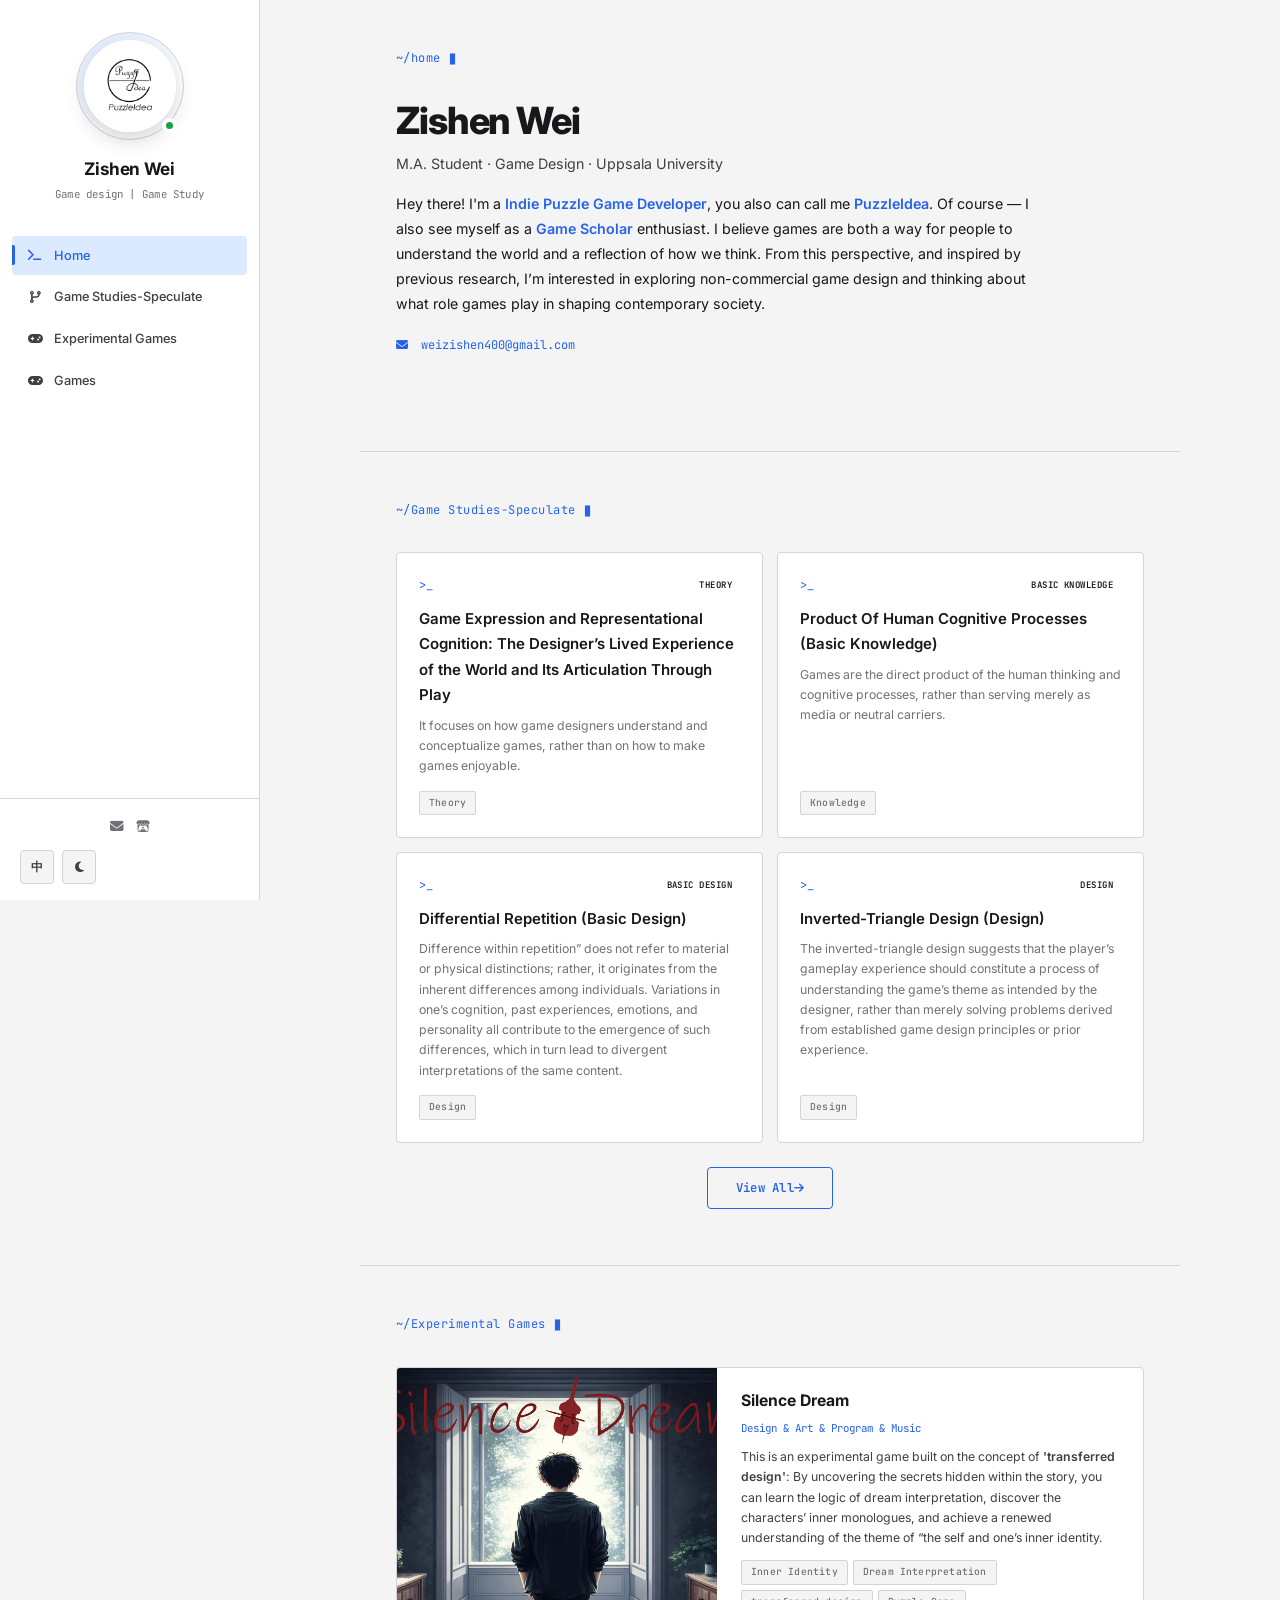
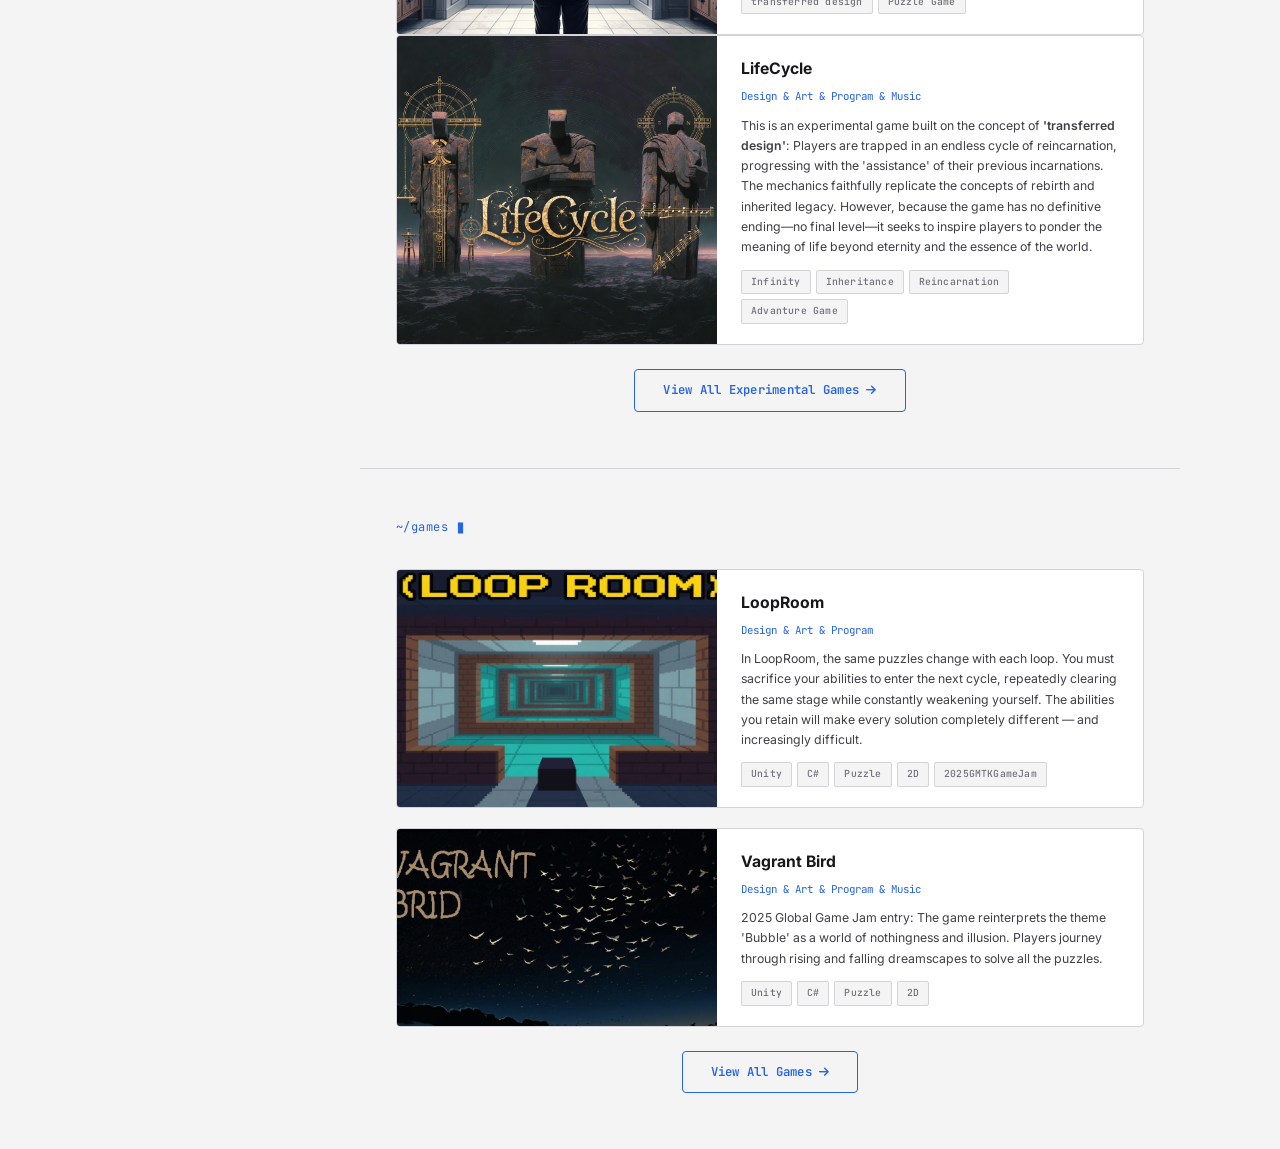
<file: index.html>
<!DOCTYPE html>
<html lang="en" data-theme="light">
<head>
  <meta charset="UTF-8">
  <meta name="viewport" content="width=device-width, initial-scale=1.0">
  <title> Zishen Wei | 魏子珅 </title>
  <meta name="description" content="Zishen Wei — Game design | Game Study . Real-time rendering, neural textures, LLM/VLM reasoning.">
  <meta name="author" content="Zishen Wei">
  <link rel="icon" href="/img/logo-v.png">
  <link rel="preconnect" href="https://fonts.googleapis.com">
  <link rel="preconnect" href="https://fonts.gstatic.com" crossorigin>
  <link href="https://fonts.googleapis.com/css2?family=JetBrains+Mono:wght@400;500;600;700&family=Inter:wght@400;500;600;700;800&family=Noto+Sans+SC:wght@400;500;600;700&display=swap" rel="stylesheet">
  <link rel="stylesheet" href="https://cdn.jsdelivr.net/npm/@fortawesome/fontawesome-free@6.5.1/css/all.min.css">
  <link rel="stylesheet" href="css/index.css">
</head>
<body>
<!-- ====== Sidebar ====== -->
<aside class="sidebar" id="sidebar">
    <div class="sidebar-top">
        <div class="avatar-wrap">
          <img src="/img/logo-v.png" alt="Zishen Wei" class="avatar">
            <span class="status-dot"></span>
        </div>
        <h1 class="sidebar-name">
            <span class="en">Zishen Wei</span>
            <span class="zh">魏子珅</span>
        </h1>
        <p class="sidebar-tag mono">
            <span class="en">Game design | Game Study</span>
            <span class="zh">游戏设计 | 游戏研究</span>
        </p>
    </div>
  
  <nav class="sidebar-nav" id="sidebarNav">
        <a href="#home" class="nav-item active" data-sec="home">
            <i class="fas fa-terminal"></i>
            <span class="en">Home</span><span class="zh">主页</span>
        </a>
        <a href="#projects" class="nav-item" data-sec="projects">
            <i class="fas fa-code-branch"></i>
            <span class="en">Game Studies-Speculate</span><span class="zh">游戏研究猜想</span>
        </a>
        <a href="#experimentalgames" class="nav-item" data-sec="experimentalgames">
            <i class="fas fa-gamepad"></i>
            <span class="en">Experimental Games</span><span class="zh">实验性游戏</span>
        </a>
         <a href="#games" class="nav-item" data-sec="games">
            <i class="fas fa-gamepad"></i>
            <span class="en">Games</span><span class="zh">游戏</span>
        </a>
    </nav>
    <div class="sidebar-bottom">
        <div class="sidebar-icons">
            <a href="mailto:weizishen400@gmail.com" title="Email"><i class="fas fa-envelope"></i></a>
            <a href="https://itch.io/profile/puzzleidea" target="_blank" title="Itch.io"><i class="fab fa-itch-io"></i></a>
        </div>
        <div class="sub-controls">
            <button class="ctrl-btn lang-toggle" title="Switch Language">
                <span class="en">中</span><span class="zh">EN</span>
            </button>
            <button class="ctrl-btn theme-toggle" title="Toggle Theme">
                <i class="fas fa-moon"></i>
            </button>
        </div>
    </div>
</aside>

<!-- Mobile top bar -->
<header class="topbar" id="topbar">
    <button class="topbar-menu" id="menuToggle"><i class="fas fa-bars"></i></button>
    <span class="topbar-name mono">Zishen Wei</span>
    <div class="topbar-right">
        <button class="ctrl-btn lang-toggle" title="Lang">
            <span class="en">中</span><span class="zh">EN</span>
        </button>
        <button class="ctrl-btn theme-toggle" title="Theme">
            <i class="fas fa-moon"></i>
        </button>
    </div>
</header>
  
<!-- ====== Main Content ====== -->
<main class="main" id="main">
    <!-- HOME -->
    <section id="home" class="sec">
        <div class="sec-header">
            <span class="sec-label mono">
                <span class="en">~/home</span>
                <span class="zh">~/主页</span>
            </span>
        </div>
        <div class="intro reveal">
            <h2 class="glitch-text" data-text="Zishen Wei">
                <span class="en">Zishen Wei</span>
                <span class="zh">魏子珅</span>
            </h2>
            <p class="intro-sub">
                <span class="en">M.A. Student · Game Design · Uppsala University</span>
                <span class="zh">硕士研究生 · 游戏设计 · 乌普萨拉大学</span>
            </p>
            <p class="intro-bio">
                <span class="en">Hey there! I'm a <strong>Indie Puzzle Game Developer</strong>, you also can call me <strong>PuzzleIdea</strong>. Of course — I also see myself as a <strong>Game Scholar</strong> enthusiast. I believe games are both a way for people to understand the world and a reflection of how we think. From this perspective, and inspired by previous research, I’m interested in exploring non-commercial game design and thinking about what role games play in shaping contemporary society.</span>
                <span class="zh">你好呀！我是一名<strong>解谜游戏开发者</strong>，你也可以叫我<strong>PuzzleIdea</strong>。当然我还有另一个身份-游戏研究的爱好者。我将游戏认为是人类认知世界的手段和思想活动的产物，并以此为基础，结合前人的研究成果，研究非商业的电子游戏设计，以及电子游戏对于当今人类社会发展起到何种作用</span>
            </p>
            <div class="intro-contact mono">
                <a href="mailto:weizishen400@gmail.com"> 
                  <i class="fas fa-envelope"></i> weizishen400@gmail.com
                </a>
            </div>
        </div>
    </section>

  <!-- PROJECTS — loaded from /data/projects.json -->
    <section id="projects" class="sec">
        <div class="sec-header">
            <span class="sec-label mono">
                <span class="en">~/Game Studies-Speculate</span>
                <span class="zh">~/游戏研究猜想</span>
            </span>
        </div>
        <div class="proj-grid" id="proj-featured"></div>
        <div class="view-all-wrap">
            <a href="/projects.html" class="view-all-btn mono">
                <span class="en">View All<i class="fas fa-arrow-right"></i></span>
                <span class="zh">查看全部内容 <i class="fas fa-arrow-right"></i></span>
            </a>
        </div>
    </section>
  
  <!-- EXPERIMENTAL GAMES — loaded from /data/experimentalgames.json -->
    <section id="experimentalgames" class="sec">
        <div class="sec-header">
            <span class="sec-label mono">
                <span class="en">~/Experimental Games</span>
                <span class="zh">~/实验性游戏</span>
            </span>
        </div>
        <div class="experimentalgame-list" id="experimentalgame-featured"></div>
        <div class="view-all-wrap">
            <a href="/experimentalgames.html" class="view-all-btn mono">
                <span class="en">View All Experimental Games <i class="fas fa-arrow-right"></i></span>
                <span class="zh">查看全部实验性游戏 <i class="fas fa-arrow-right"></i></span>
            </a>
        </div>
    </section>

    <!-- GAMES — loaded from /data/games.json -->
    <section id="games" class="sec">
        <div class="sec-header">
            <span class="sec-label mono">
                <span class="en">~/games</span>
                <span class="zh">~/游戏</span>
            </span>
        </div>
        <div class="game-list" id="game-featured"></div>
        <div class="view-all-wrap">
            <a href="/games.html" class="view-all-btn mono">
                <span class="en">View All Games <i class="fas fa-arrow-right"></i></span>
                <span class="zh">查看全部游戏 <i class="fas fa-arrow-right"></i></span>
            </a>
        </div>
    </section>
</main>
<script src="/js/main.js"></script>
</body>
</html>
</file>
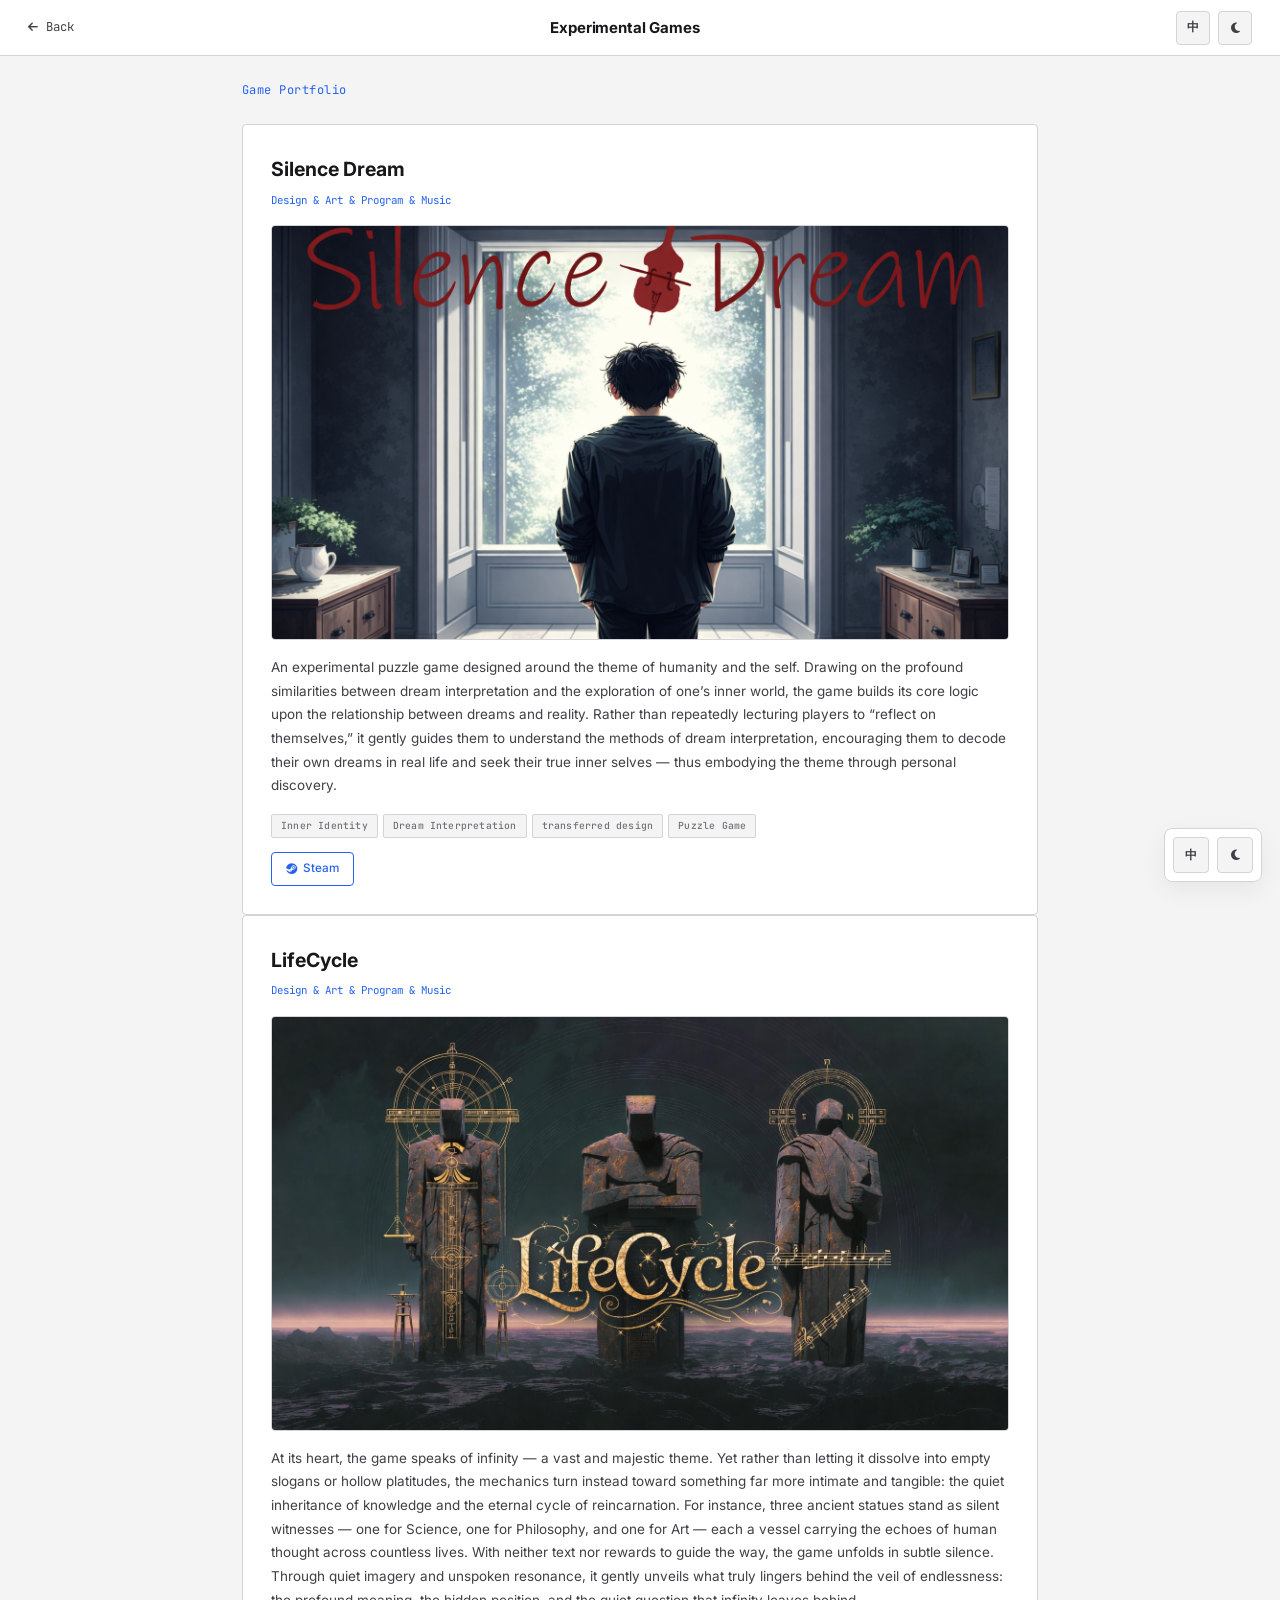
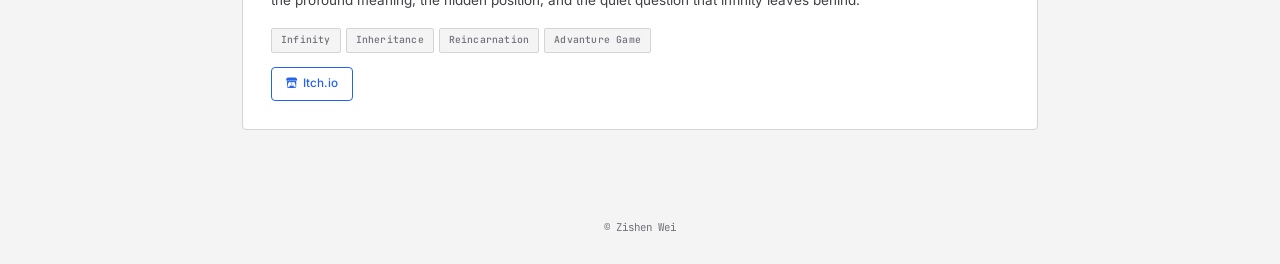
<file: experimentalgames.html>
<!DOCTYPE html>
<html lang="en" data-theme="light">
<head>
    <meta charset="UTF-8">
    <meta name="viewport" content="width=device-width, initial-scale=1.0">
    <title>Experimental Games | Zishen Wei</title>
    <link rel="shortcut icon" href="/img/logo-v.png">
    <link rel="preconnect" href="https://fonts.googleapis.com">
    <link rel="preconnect" href="https://fonts.gstatic.com" crossorigin>
    <link href="https://fonts.googleapis.com/css2?family=JetBrains+Mono:wght@400;500;600;700&family=Inter:wght@400;500;600;700;800&family=Noto+Sans+SC:wght@400;500;600;700&display=swap" rel="stylesheet">
    <link rel="stylesheet" href="https://cdn.jsdelivr.net/npm/@fortawesome/fontawesome-free@6.5.1/css/all.min.css">
    <link rel="stylesheet" href="/css/index.css">
</head>
<body class="subpage">

<header class="sub-header">
    <a href="/" class="sub-back mono">
        <i class="fas fa-arrow-left"></i>
        <span class="en">Back</span><span class="zh">返回</span>
    </a>
    <h1 class="sub-title-text">
        <span class="en">Experimental Games</span>
        <span class="zh">实验性游戏作品</span>
    </h1>
    <div class="sub-controls">
        <button class="ctrl-btn lang-toggle" title="Switch Language">
            <span class="en">中</span><span class="zh">EN</span>
        </button>
        <button class="ctrl-btn theme-toggle" title="Toggle Theme">
            <i class="fas fa-moon"></i>
        </button>
    </div>
</header>

<main class="sub-main">
    <span class="sub-section-label mono">
        <span class="en">Game Portfolio</span>
        <span class="zh">游戏作品集</span>
    </span>
    <div class="experimentalgame-list" id="experimentalgame-all"></div>
</main>

<footer class="footer" style="max-width:860px;margin:0 auto;">
    <p class="mono">&copy; Zishen Wei</p>
</footer>

<div class="floating-controls" aria-label="Display controls">
    <button class="ctrl-btn lang-toggle" title="Switch Language">
        <span class="en">中</span><span class="zh">EN</span>
    </button>
    <button class="ctrl-btn theme-toggle" title="Toggle Theme">
        <i class="fas fa-moon"></i>
    </button>
</div>

<script src="/js/main.js"></script>
</body>
</html>
</file>
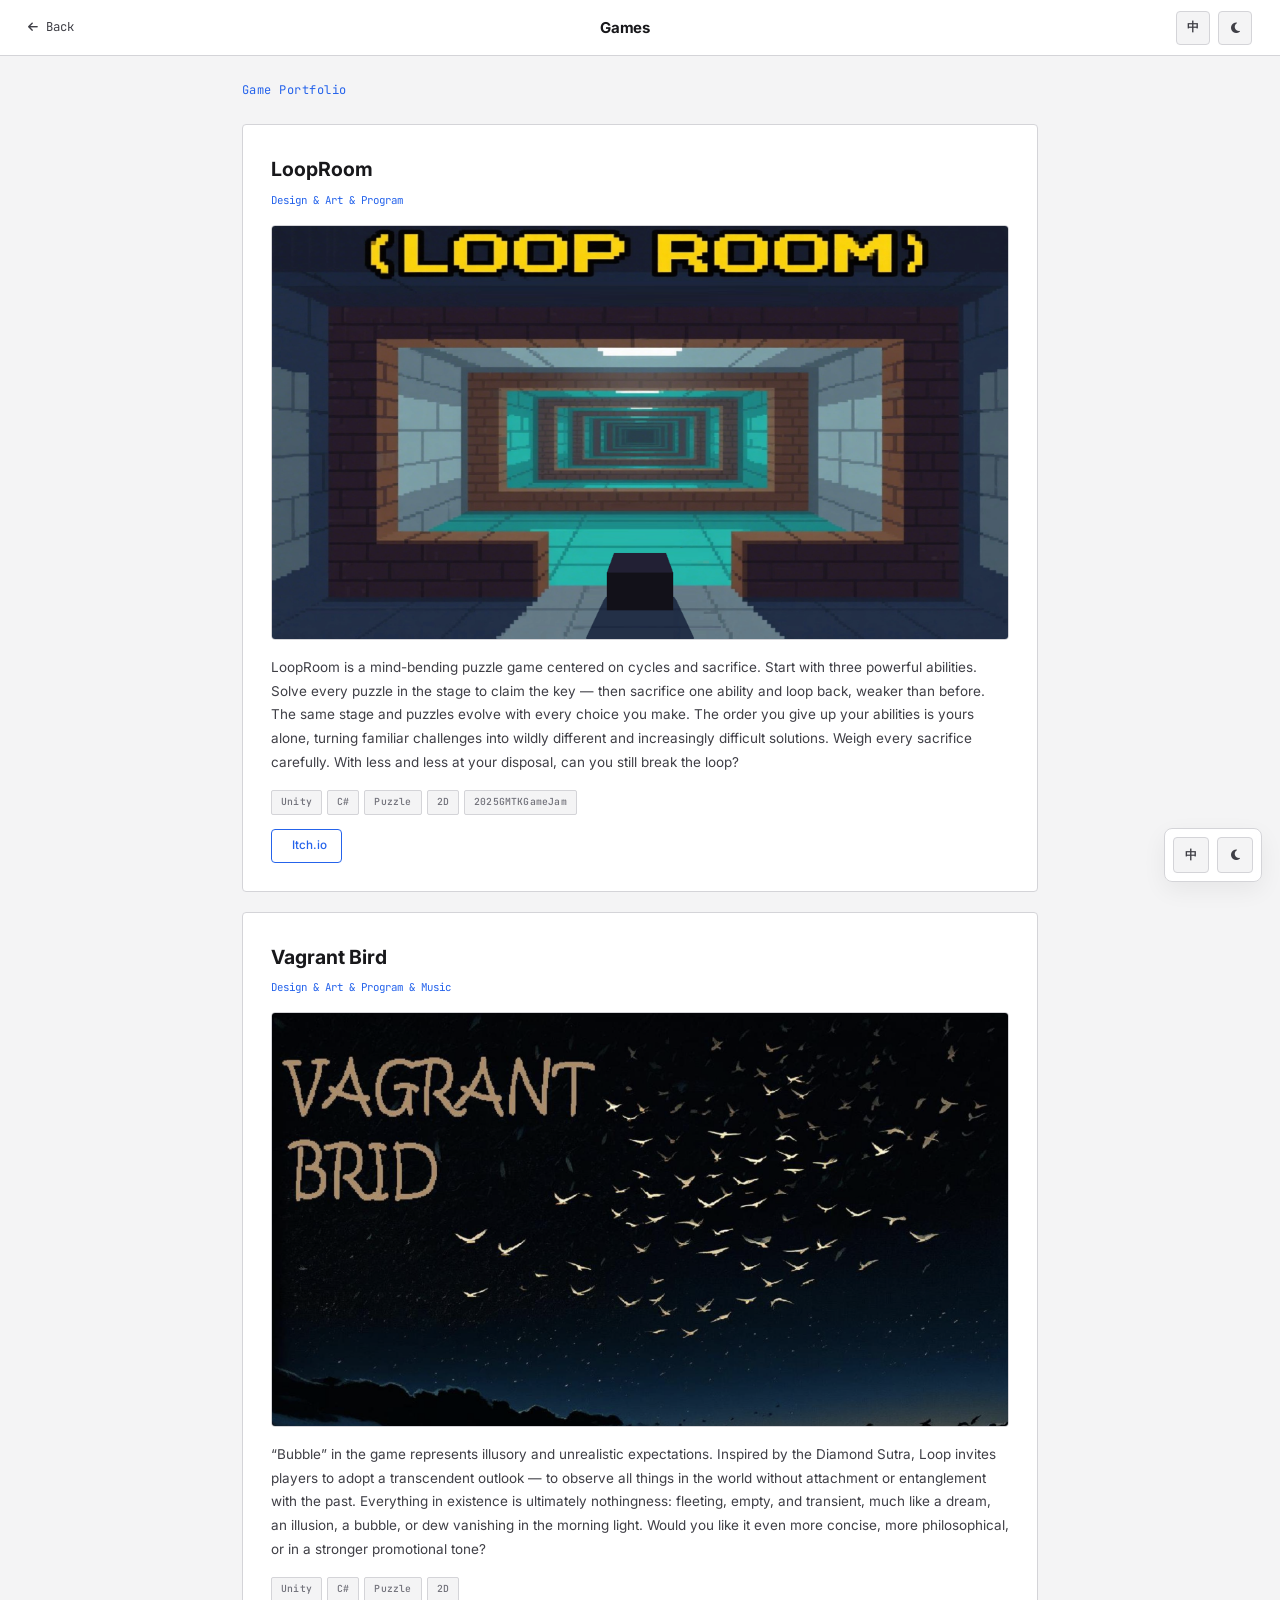
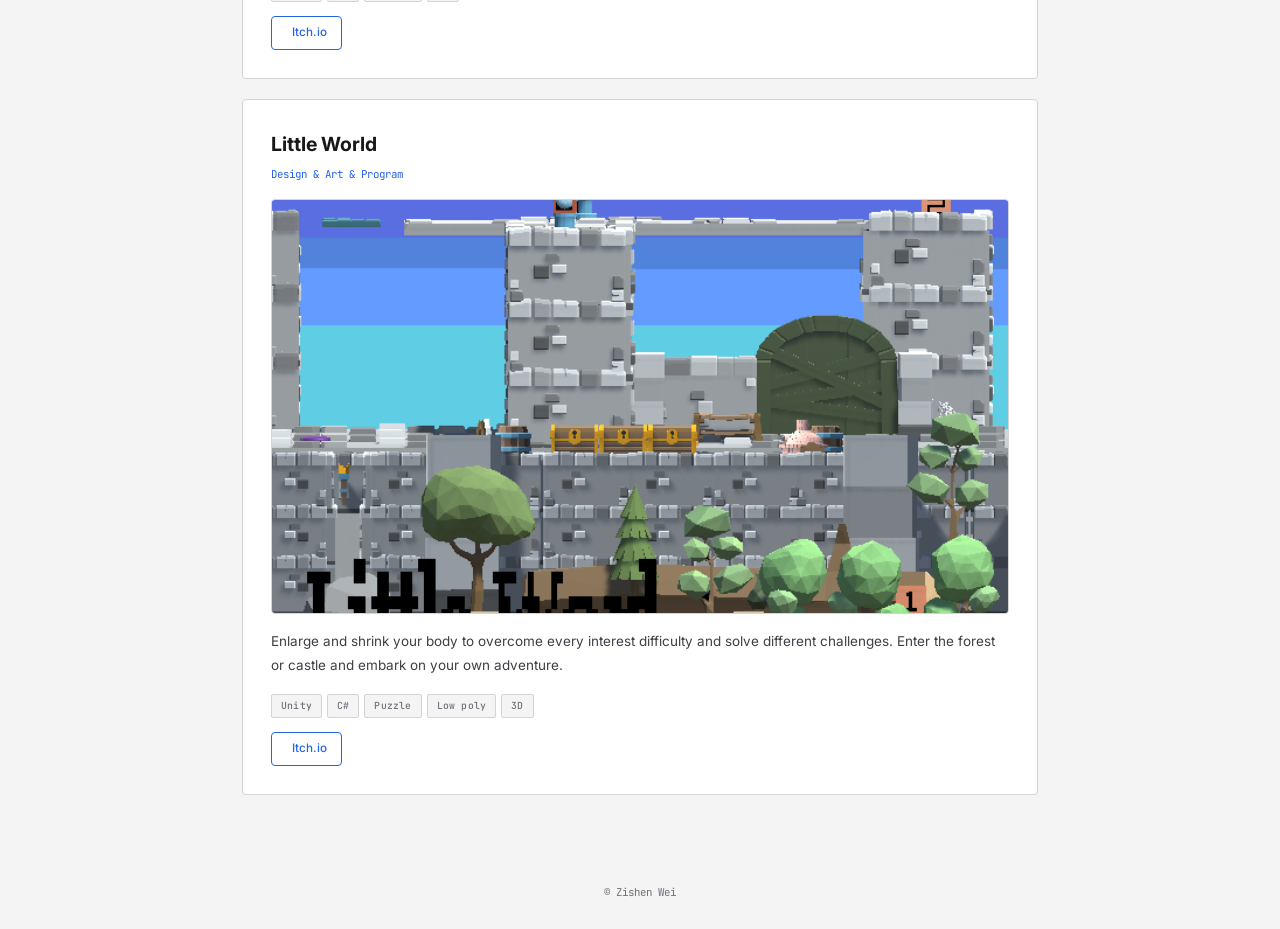
<file: games.html>
<!DOCTYPE html>
<html lang="en" data-theme="light">
<head>
    <meta charset="UTF-8">
    <meta name="viewport" content="width=device-width, initial-scale=1.0">
    <title>Games | Zishen Wei</title>
    <link rel="shortcut icon" href="/img/logo-v.png">
    <link rel="preconnect" href="https://fonts.googleapis.com">
    <link rel="preconnect" href="https://fonts.gstatic.com" crossorigin>
    <link href="https://fonts.googleapis.com/css2?family=JetBrains+Mono:wght@400;500;600;700&family=Inter:wght@400;500;600;700;800&family=Noto+Sans+SC:wght@400;500;600;700&display=swap" rel="stylesheet">
    <link rel="stylesheet" href="https://cdn.jsdelivr.net/npm/@fortawesome/fontawesome-free@6.5.1/css/all.min.css">
    <link rel="stylesheet" href="/css/index.css">
</head>
<body class="subpage">

<header class="sub-header">
    <a href="/" class="sub-back mono">
        <i class="fas fa-arrow-left"></i>
        <span class="en">Back</span><span class="zh">返回</span>
    </a>
    <h1 class="sub-title-text">
        <span class="en">Games</span>
        <span class="zh">游戏作品</span>
    </h1>
    <div class="sub-controls">
        <button class="ctrl-btn lang-toggle" title="Switch Language">
            <span class="en">中</span><span class="zh">EN</span>
        </button>
        <button class="ctrl-btn theme-toggle" title="Toggle Theme">
            <i class="fas fa-moon"></i>
        </button>
    </div>
</header>

<main class="sub-main">
    <span class="sub-section-label mono">
        <span class="en">Game Portfolio</span>
        <span class="zh">游戏作品集</span>
    </span>
    <div class="game-list" id="game-all"></div>
</main>

<footer class="footer" style="max-width:860px;margin:0 auto;">
    <p class="mono">&copy; Zishen Wei</p>
</footer>

<div class="floating-controls" aria-label="Display controls">
    <button class="ctrl-btn lang-toggle" title="Switch Language">
        <span class="en">中</span><span class="zh">EN</span>
    </button>
    <button class="ctrl-btn theme-toggle" title="Toggle Theme">
        <i class="fas fa-moon"></i>
    </button>
</div>

<script src="/js/main.js"></script>
</body>
</html>
</file>
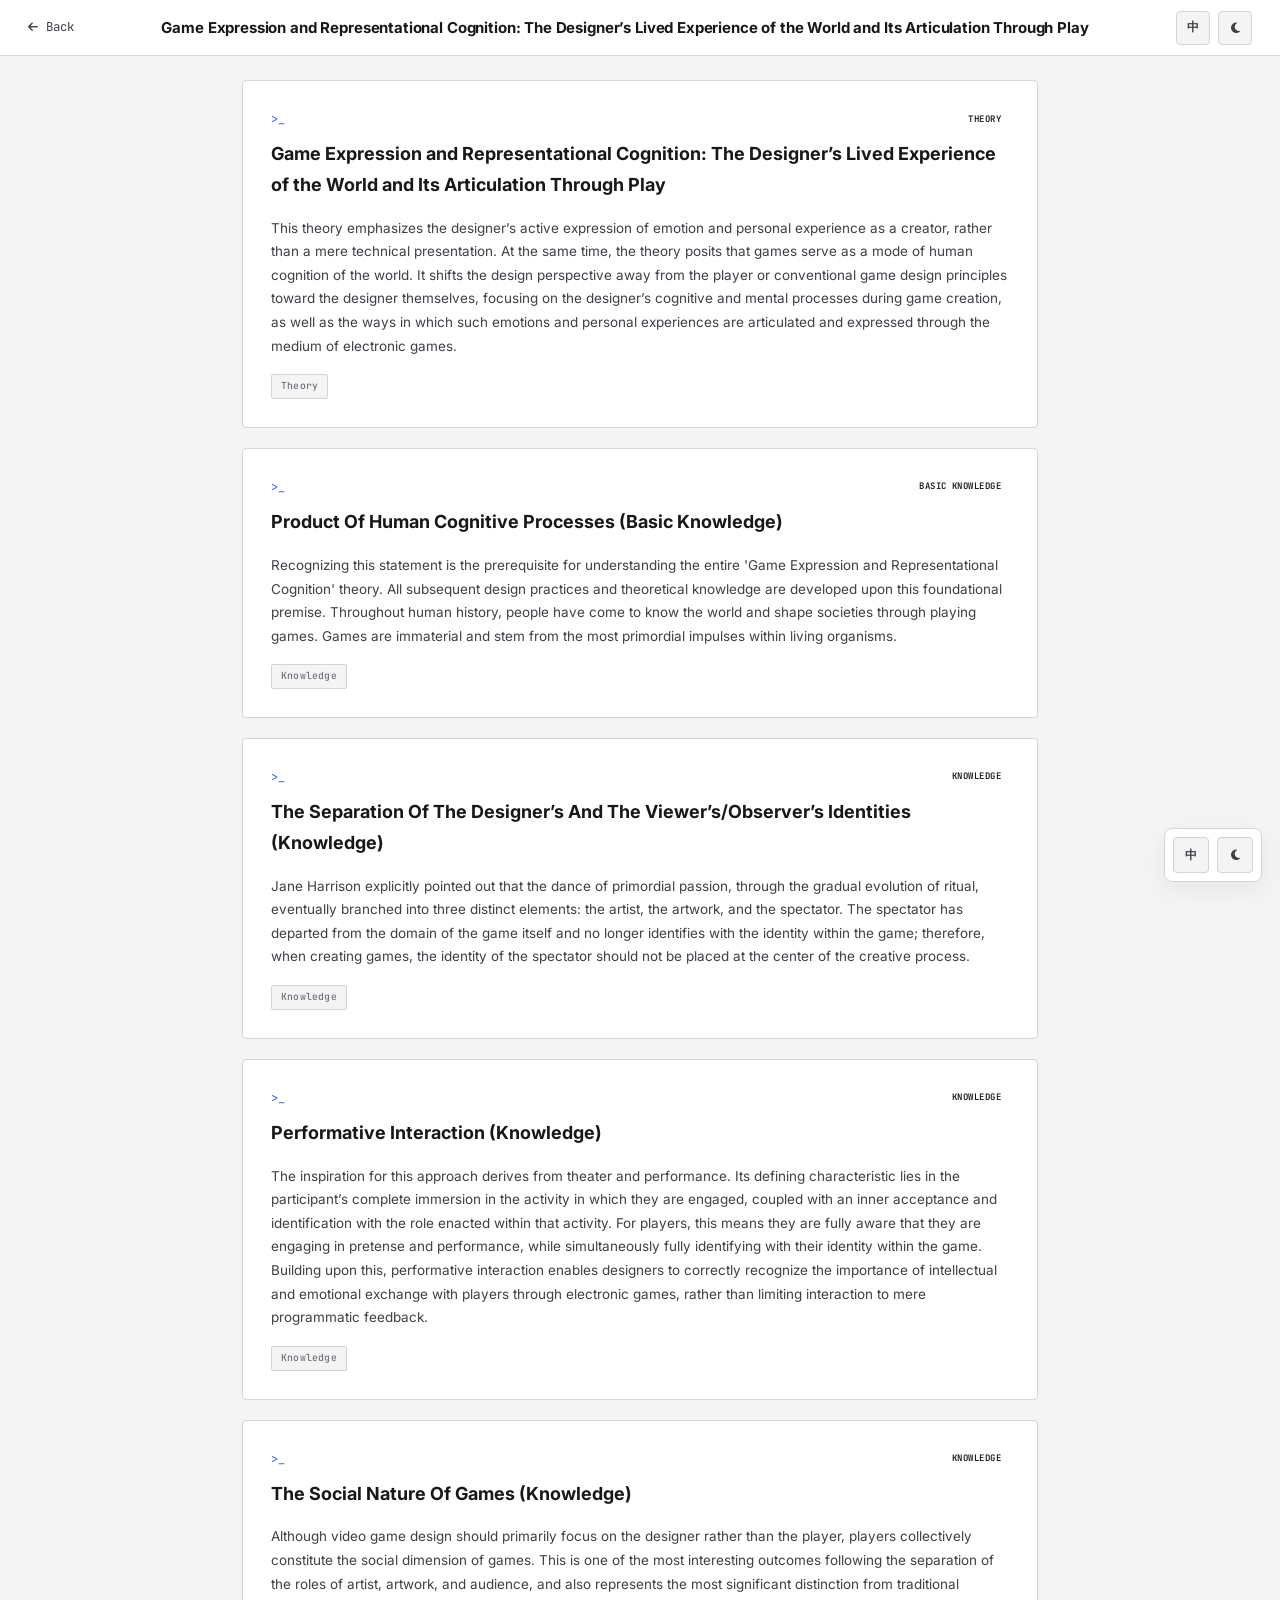
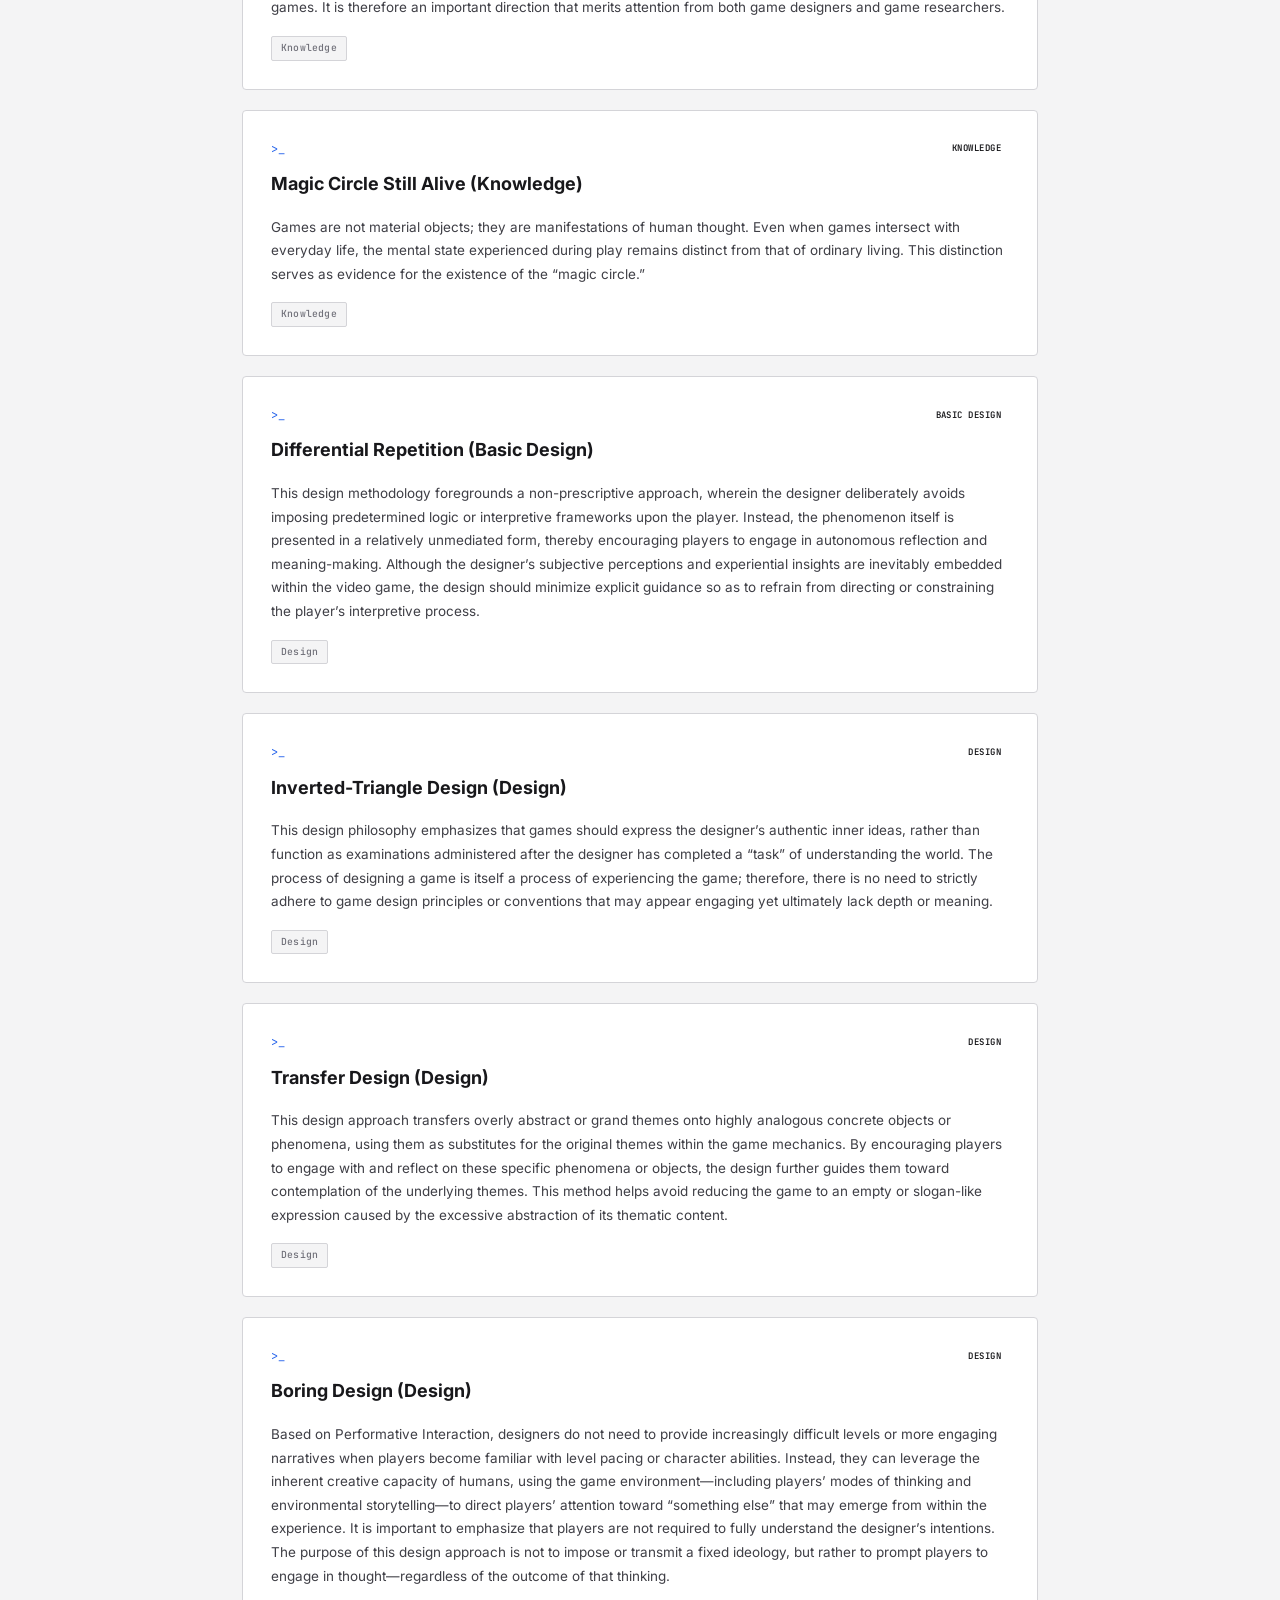
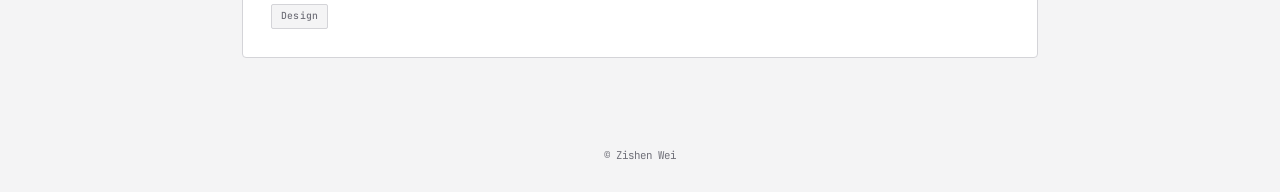
<file: projects.html>
<!DOCTYPE html>
<html lang="en" data-theme="light">
<head>
    <meta charset="UTF-8">
    <meta name="viewport" content="width=device-width, initial-scale=1.0">
    <title>All Sepaculate | Zishen Wei</title>
    <link rel="shortcut icon" href="/img/logo-v.png">
    <link rel="preconnect" href="https://fonts.googleapis.com">
    <link rel="preconnect" href="https://fonts.gstatic.com" crossorigin>
    <link href="https://fonts.googleapis.com/css2?family=JetBrains+Mono:wght@400;500;600;700&family=Inter:wght@400;500;600;700;800&family=Noto+Sans+SC:wght@400;500;600;700&display=swap" rel="stylesheet">
    <link rel="stylesheet" href="https://cdn.jsdelivr.net/npm/@fortawesome/fontawesome-free@6.5.1/css/all.min.css">
    <link rel="stylesheet" href="/css/index.css">
</head>
<body class="subpage">

<header class="sub-header">
    <a href="/" class="sub-back mono">
        <i class="fas fa-arrow-left"></i>
        <span class="en">Back</span><span class="zh">返回</span>
    </a>
    <h1 class="sub-title-text">
        <span class="en">Game Expression and Representational Cognition: The Designer’s Lived Experience of the World and Its Articulation Through Play</span>
        <span class="zh">游戏表达与表征认知：设计师对世界的生活体验及其通过游戏的表达</span>
    </h1>
    <div class="sub-controls">
        <button class="ctrl-btn lang-toggle" title="Switch Language">
            <span class="en">中</span><span class="zh">EN</span>
        </button>
        <button class="ctrl-btn theme-toggle" title="Toggle Theme">
            <i class="fas fa-moon"></i>
        </button>
    </div>
</header>

<main class="sub-main">
    <div class="proj-detail-list" id="proj-all"></div>
</main>

<footer class="footer" style="max-width:860px;margin:0 auto;">
    <p class="mono">&copy; Zishen Wei</p>
</footer>

<div class="floating-controls" aria-label="Display controls">
    <button class="ctrl-btn lang-toggle" title="Switch Language">
        <span class="en">中</span><span class="zh">EN</span>
    </button>
    <button class="ctrl-btn theme-toggle" title="Toggle Theme">
        <i class="fas fa-moon"></i>
    </button>
</div>

<script src="/js/main.js"></script>
</body>
</html>
</file>
<file: css/index.css>
/* ==============================================================
   Zishen Wei — Academic Homepage
   Light = Blue accent · Dark = Orange accent
   Geeky / Terminal aesthetic · Sidebar layout · Sharp corners
   Data-driven from /data/*.json
   ============================================================== */

/* ───── Variables ───── */
:root {
    --font: 'Inter', 'Noto Sans SC', -apple-system, 'PingFang SC', 'Microsoft YaHei', sans-serif;
    --mono: 'JetBrains Mono', 'Consolas', 'Courier New', monospace;
    --sidebar-w: 260px;
    --ease: cubic-bezier(.4,0,.2,1);
    --dur: .25s;
}

/* ── Light theme (blue) ── */
html[data-theme="light"] {
    --bg:       #f4f4f5;
    --bg2:      #ffffff;
    --bg3:      #e8e8ec;
    --fg:       #18181b;
    --fg2:      #3f3f46;
    --fg3:      #71717a;
    --border:   #d4d4d8;
    --accent:   #2563eb;
    --accent2:  #1d4ed8;
    --accent-bg:#dbeafe;
    --green:    #16a34a;
    --yellow:   #ca8a04;
    --red:      #dc2626;
    --purple:   #7c3aed;
    --shadow:   0 1px 3px rgba(0,0,0,.08);
    --shadow-lg:0 8px 24px rgba(0,0,0,.06);
    --code-bg:  #f0f0f3;
}

/* ── Dark theme (orange) ── */
html[data-theme="dark"] {
    --bg:       #0a0a0b;
    --bg2:      #141416;
    --bg3:      #1e1e22;
    --fg:       #e4e4e7;
    --fg2:      #a1a1aa;
    --fg3:      #71717a;
    --border:   #27272a;
    --accent:   #f97316;
    --accent2:  #fb923c;
    --accent-bg:rgba(249,115,22,.1);
    --green:    #4ade80;
    --yellow:   #facc15;
    --red:      #f87171;
    --purple:   #a78bfa;
    --shadow:   0 1px 3px rgba(0,0,0,.4);
    --shadow-lg:0 8px 24px rgba(0,0,0,.5);
    --code-bg:  #18181b;
}

/* ───── Reset & Base ───── */
*, *::before, *::after { margin:0; padding:0; box-sizing:border-box; }

html {
    font-size: 15px;
    scroll-behavior: smooth;
    scroll-padding-top: 24px;
}

body {
    font-family: var(--font);
    background: var(--bg);
    color: var(--fg);
    line-height: 1.7;
    -webkit-font-smoothing: antialiased;
    overflow-x: hidden;
    transition: background var(--dur) var(--ease), color var(--dur) var(--ease);
}

/* i18n */
html:not([lang="zh"]) .zh { display: none !important; }
html[lang="zh"] .en        { display: none !important; }

a { color: var(--accent); text-decoration: none; transition: color var(--dur); }
a:hover { color: var(--accent2); }
strong { font-weight: 600; }
code { font-family: var(--mono); font-size: .85em; background: var(--code-bg); padding: 2px 6px; border-radius: 2px; }
em { font-style: italic; color: var(--fg2); }
.mono { font-family: var(--mono); }
img { max-width:100%; display:block; }

::selection { background: var(--accent); color: #fff; }

/* ===============================================================
   SIDEBAR
   =============================================================== */
.sidebar {
    position: fixed;
    top: 0; left: 0;
    width: var(--sidebar-w);
    height: 100vh;
    background: var(--bg2);
    border-right: 1px solid var(--border);
    display: flex;
    flex-direction: column;
    z-index: 100;
    transition: transform .3s var(--ease), background var(--dur) var(--ease);
}

.sidebar-top {
    padding: 32px 20px 20px;
    text-align: center;
}

.avatar-wrap {
    position: relative;
    display: inline-flex;
    align-items: center;
    justify-content: center;
    width: 108px;
    height: 108px;
    margin-bottom: 14px;
    border-radius: 999px;
    background: linear-gradient(145deg, var(--accent-bg), transparent 68%);
    border: 1px solid var(--border);
    box-shadow: inset 0 0 0 1px rgba(255,255,255,.04);
    transition: border-color var(--dur), box-shadow var(--dur), transform var(--dur);
}
.avatar {
    width: 92px; height: 92px;
    border-radius: 999px;
    border: 2px solid var(--bg2);
    object-fit: cover;
    box-shadow: 0 8px 20px rgba(0,0,0,.16);
    transition: transform var(--dur), filter var(--dur);
}
.avatar-wrap:hover {
    border-color: var(--accent);
    box-shadow: 0 0 0 3px var(--accent-bg), inset 0 0 0 1px rgba(255,255,255,.04);
    transform: translateY(-1px);
}
.avatar-wrap:hover .avatar {
    transform: scale(1.02);
    filter: saturate(1.05);
}
.status-dot {
    position: absolute;
    bottom: 8px; right: 8px;
    width: 11px; height: 11px;
    border-radius: 50%;
    background: var(--green);
    border: 2px solid var(--bg2);
    box-shadow: 0 0 0 2px var(--bg2);
}

.sidebar-name {
    font-size: 1.15rem;
    font-weight: 700;
    letter-spacing: -.02em;
    margin-bottom: 2px;
}
.sidebar-tag {
    font-size: .72rem;
    color: var(--fg3);
    letter-spacing: .02em;
}

/* Nav */
.sidebar-nav {
    flex: 1;
    padding: 12px 12px;
    display: flex;
    flex-direction: column;
    gap: 2px;
}
.nav-item {
    display: flex;
    align-items: center;
    gap: 10px;
    padding: 9px 14px;
    font-size: .85rem;
    font-weight: 500;
    color: var(--fg2);
    border-radius: 4px;
    transition: all var(--dur) var(--ease);
    position: relative;
}
.nav-item i { width: 18px; text-align: center; font-size: .8rem; }
.nav-item:hover { color: var(--fg); background: var(--bg3); }
.nav-item.active {
    color: var(--accent);
    background: var(--accent-bg);
}
.nav-item.active::before {
    content: '';
    position: absolute;
    left: 0; top: 50%;
    transform: translateY(-50%);
    width: 3px; height: 20px;
    background: var(--accent);
    border-radius: 0 2px 2px 0;
}

/* Bottom */
.sidebar-bottom {
    padding: 16px 20px;
    border-top: 1px solid var(--border);
    display: flex;
    flex-direction: column;
    gap: 12px;
}
.sidebar-icons {
    display: flex;
    justify-content: center;
    gap: 12px;
}
.sidebar-icons a {
    color: var(--fg3);
    font-size: .9rem;
    transition: color var(--dur);
}
.sidebar-icons a:hover { color: var(--accent); }

.cv-btn {
    display: flex;
    align-items: center;
    justify-content: center;
    gap: 6px;
    padding: 7px 0;
    font-size: .75rem;
    font-weight: 600;
    color: var(--accent);
    border: 1px solid var(--accent);
    border-radius: 4px;
    text-align: center;
    transition: all var(--dur) var(--ease);
    text-decoration: none;
    letter-spacing: .03em;
}
.cv-btn:hover {
    background: var(--accent);
    color: #fff;
}
.cv-btn i {
    font-size: .7rem;
}

.sidebar-controls {
    display: flex;
    justify-content: center;
    gap: 8px;
}
.ctrl-btn {
    width: 34px; height: 34px;
    border: 1px solid var(--border);
    border-radius: 4px;
    background: var(--bg);
    color: var(--fg2);
    font-size: .8rem;
    font-family: var(--mono);
    font-weight: 600;
    cursor: pointer;
    display: flex;
    align-items: center;
    justify-content: center;
    transition: all var(--dur);
}
.ctrl-btn:hover {
    border-color: var(--accent);
    color: var(--accent);
    background: var(--accent-bg);
}

.floating-controls {
    position: fixed;
    right: 18px;
    bottom: 18px;
    z-index: 300;
    display: inline-flex;
    gap: 8px;
    padding: 8px;
    background: var(--bg2);
    background: color-mix(in oklab, var(--bg2) 92%, transparent);
    border: 1px solid var(--border);
    border-radius: 8px;
    box-shadow: var(--shadow-lg);
    backdrop-filter: blur(8px);
}

.floating-controls .ctrl-btn {
    width: 36px;
    height: 36px;
}

/* ===============================================================
   MOBILE TOP BAR
   =============================================================== */
.topbar {
    display: none;
    position: fixed;
    top: 0; left: 0; right: 0;
    height: 52px;
    background: var(--bg2);
    border-bottom: 1px solid var(--border);
    z-index: 200;
    align-items: center;
    padding: 0 16px;
    gap: 12px;
    transition: background var(--dur) var(--ease);
}
.topbar-menu {
    background: none; border: none;
    color: var(--fg);
    font-size: 1.2rem;
    cursor: pointer;
}
.topbar-name {
    flex: 1;
    font-size: .85rem;
    color: var(--fg3);
}
.topbar-right {
    display: flex;
    gap: 6px;
}

.sidebar-controls,
.topbar-right,
.sub-controls {
    display: none;
}

.overlay {
    display: none;
    position: fixed;
    inset: 0;
    background: rgba(0,0,0,.5);
    z-index: 90;
}
.overlay.show { display: block; }

/* ===============================================================
   MAIN
   =============================================================== */
.main {
    margin-left: var(--sidebar-w);
    min-height: 100vh;
    padding: 0;
    transition: margin var(--dur) var(--ease);
}

.sec {
    max-width: 820px;
    margin: 0 auto;
    padding: 48px 36px 56px;
    border-bottom: 1px solid var(--border);
}
.sec:last-of-type { border-bottom: none; }

/* Section headers */
.sec-header {
    display: flex;
    align-items: baseline;
    gap: 12px;
    margin-bottom: 32px;
}
.sec-label {
    font-size: .8rem;
    color: var(--accent);
    letter-spacing: .04em;
}
.sec-count {
    font-size: .72rem;
    color: var(--fg3);
    margin-left: auto;
}

/* ── Intro ── */
.intro { margin-bottom: 40px; }

.glitch-text {
    font-size: 2.5rem;
    font-weight: 800;
    letter-spacing: -.03em;
    line-height: 1.1;
    margin-bottom: 10px;
    position: relative;
    display: inline-block;
}
.glitch-text::after {
    content: attr(data-text);
    position: absolute;
    left: 2px; top: 2px;
    color: var(--accent);
    opacity: 0;
    clip-path: polygon(0 0, 100% 0, 100% 45%, 0 45%);
    animation: glitch 4s ease-in-out infinite;
}

@keyframes glitch {
    0%,92%,100% { opacity:0; transform:translate(0); }
    93% { opacity:.7; transform:translate(-3px, 1px); }
    94% { opacity:.7; transform:translate(3px, -1px); }
    95% { opacity:0; }
    96% { opacity:.5; transform:translate(2px, 2px); }
    97% { opacity:0; }
}

.intro-sub {
    font-size: .95rem;
    color: var(--fg2);
    margin-bottom: 16px;
}

.intro-bio {
    font-size: .95rem;
    line-height: 1.75;
    max-width: 640px;
    color: var(--fg);
    margin-bottom: 18px;
}
.intro-bio strong { color: var(--accent); }

.intro-contact {
    display: flex;
    flex-direction: column;
    gap: 4px;
    font-size: .8rem;
    color: var(--fg3);
    align-items: flex-start;
}
.intro-contact i { margin-right: 6px; color: var(--accent); }
.intro-contact .cv-btn { margin-top: 6px; padding: 6px 16px; }

/* ── Research cards ── */
.research-grid {
    display: grid;
    grid-template-columns: 1fr 1fr;
    gap: 16px;
}
.research-card {
    background: var(--bg2);
    border: 1px solid var(--border);
    border-radius: 4px;
    padding: 22px;
    transition: all var(--dur) var(--ease);
    position: relative;
    overflow: hidden;
}
.research-card::before {
    content: '';
    position: absolute;
    top: 0; left: 0; right: 0;
    height: 2px;
    background: linear-gradient(90deg, var(--accent), var(--purple));
    transform: scaleX(0);
    transform-origin: left;
    transition: transform .4s var(--ease);
}
.research-card:hover {
    border-color: var(--accent);
    box-shadow: var(--shadow-lg);
    transform: translateY(-2px);
}
.research-card:hover::before { transform: scaleX(1); }

.rc-head {
    display: flex;
    align-items: center;
    gap: 10px;
    margin-bottom: 10px;
}
.rc-icon {
    width: 36px; height: 36px;
    display: flex;
    align-items: center;
    justify-content: center;
    background: var(--accent-bg);
    color: var(--accent);
    border-radius: 4px;
    font-size: .9rem;
    flex-shrink: 0;
    transition: all var(--dur);
}
.research-card:hover .rc-icon {
    background: var(--accent);
    color: #fff;
}

.research-card h3 {
    font-size: .95rem;
    font-weight: 600;
    line-height: 1.35;
}
.research-card p {
    font-size: .8rem;
    color: var(--fg3);
    line-height: 1.65;
    margin-bottom: 12px;
}

/* Tags */
.tag-row { display: flex; flex-wrap: wrap; gap: 5px; }
.tag {
    font-family: var(--mono);
    font-size: .65rem;
    font-weight: 500;
    padding: 3px 9px;
    border: 1px solid var(--border);
    border-radius: 2px;
    color: var(--fg3);
    background: var(--bg);
    letter-spacing: .02em;
    transition: all var(--dur);
}
.research-card:hover .tag,
.proj-card:hover .tag,
.proj-detail-card:hover .tag {
    border-color: var(--accent);
    color: var(--accent);
    background: var(--accent-bg);
}

/* ===============================================================
   PUBLICATIONS
   =============================================================== */
.pub-list {
    display: flex;
    flex-direction: column;
    gap: 12px;
}
.pub {
    display: flex;
    gap: 16px;
    align-items: flex-start;
    padding: 16px 18px;
    background: var(--bg2);
    border: 1px solid var(--border);
    border-radius: 4px;
    border-left: 3px solid transparent;
    transition: all var(--dur) var(--ease);
}
.pub:hover {
    border-left-color: var(--accent);
    background: var(--bg3);
    transform: translateX(4px);
}

/* Paper thumbnail */
.pub-thumb {
    width: 150px;
    height: 95px;
    flex-shrink: 0;
    border-radius: 4px;
    overflow: hidden;
    background: var(--bg3);
    border: 1px solid var(--border);
    position: relative;
    display: flex;
    align-items: center;
    justify-content: center;
    transition: border-color var(--dur);
}
.pub:hover .pub-thumb { border-color: var(--accent); }
.pub-thumb img {
    width: 100%;
    height: 100%;
    object-fit: cover;
    position: absolute;
    inset: 0;
    z-index: 1;
}
.pub-thumb-label {
    font-size: .6rem;
    color: var(--fg3);
    text-transform: uppercase;
    letter-spacing: .06em;
    user-select: none;
}

.pub-badge {
    display: inline-flex;
    align-items: center;
    justify-content: center;
    padding: 2px 8px;
    font-family: var(--mono);
    font-size: .6rem;
    font-weight: 700;
    letter-spacing: .04em;
    border-radius: 2px;
    margin-bottom: 6px;
    vertical-align: middle;
}
.pub-badge.ccf-a { background: rgba(234,179,8,.15); color: var(--yellow); border: 1px solid rgba(234,179,8,.3); }
.pub-badge.ccf-c { background: rgba(96,165,250,.1); color: #60a5fa; border: 1px solid rgba(96,165,250,.25); }
.pub-badge.journal { background: rgba(74,222,128,.1); color: var(--green); border: 1px solid rgba(74,222,128,.25); }
.pub-badge.conf { background: rgba(167,139,250,.1); color: var(--purple); border: 1px solid rgba(167,139,250,.25); }
.pub-badge.preprint { background: var(--bg3); color: var(--fg3); border: 1px solid var(--border); }

.pub-body { flex: 1; min-width: 0; }
.pub-body h3 {
    font-size: .88rem;
    font-weight: 600;
    line-height: 1.45;
    margin-bottom: 4px;
}
.pub-body h3 a { color: var(--fg); }
.pub-body h3 a:hover { color: var(--accent); }
.pub-meta {
    font-size: .78rem;
    color: var(--fg3);
    margin-bottom: 2px;
}
.pub-meta u { text-decoration-color: var(--accent); text-underline-offset: 2px; }
.pub-venue {
    font-size: .72rem;
    color: var(--fg3);
    font-style: italic;
}

/* ── View All button ── */
.view-all-wrap {
    margin-top: 24px;
    text-align: center;
}
.view-all-btn {
    display: inline-flex;
    align-items: center;
    gap: 8px;
    padding: 10px 28px;
    font-size: .82rem;
    font-weight: 600;
    color: var(--accent);
    border: 1px solid var(--accent);
    border-radius: 4px;
    background: transparent;
    transition: all var(--dur) var(--ease);
    letter-spacing: .02em;
}
.view-all-btn:hover {
    background: var(--accent);
    color: #fff;
    transform: translateY(-1px);
    box-shadow: var(--shadow);
}
.view-all-btn i { font-size: .75rem; }

/* ===============================================================
   PROJECTS — Grid cards (main page)
   =============================================================== */
.proj-grid {
    display: grid;
    grid-template-columns: 1fr 1fr;
    gap: 14px;
}
.proj-card {
    background: var(--bg2);
    border: 1px solid var(--border);
    border-radius: 4px;
    padding: 22px;
    display: flex;
    flex-direction: column;
    transition: all var(--dur) var(--ease);
    position: relative;
}
.proj-card::after {
    content: '';
    position: absolute;
    bottom: 0; left: 0; right: 0;
    height: 2px;
    background: linear-gradient(90deg, var(--accent), var(--green));
    transform: scaleX(0);
    transition: transform .35s var(--ease);
}
.proj-card:hover {
    border-color: var(--accent);
    box-shadow: var(--shadow-lg);
    transform: translateY(-3px);
}
.proj-card:hover::after { transform: scaleX(1); }

.proj-cover {
    width: 100%;
    aspect-ratio: 16 / 9;
    border-radius: 4px;
    overflow: hidden;
    border: 1px solid var(--border);
    margin-bottom: 12px;
    background: var(--bg3);
}
.proj-cover img {
    width: 100%;
    height: 100%;
    object-fit: cover;
    transition: transform .3s var(--ease);
}
.proj-card:hover .proj-cover img {
    transform: scale(1.02);
}

.proj-head {
    display: flex;
    align-items: center;
    gap: 0.5rem;
    margin-bottom: 10px;
}
.proj-icon {
    font-size: .8rem;
    color: var(--accent);
}
.proj-badge {
    margin-left: auto;
    font-family: var(--mono);
    font-size: .6rem;
    font-weight: 600;
    padding: 2px 8px;
    border-radius: 2px;
    text-transform: uppercase;
    letter-spacing: .05em;
}
.proj-badge.open-source { background: rgba(74,222,128,.12); color: var(--green); border: 1px solid rgba(74,222,128,.25); }
.proj-badge.wip { background: rgba(234,179,8,.12); color: var(--yellow); border: 1px solid rgba(234,179,8,.25); }
.proj-badge.contrib { background: rgba(167,139,250,.1); color: var(--purple); border: 1px solid rgba(167,139,250,.25); }

.proj-stars {
    display: inline-flex;
    align-items: center;
    gap: 4px;
    font-family: var(--mono);
    font-size: .7rem;
    color: var(--dim);
}
.proj-stars i {
    color: #f59e0b;
    font-size: .65rem;
}

.proj-card h3 {
    font-size: 1rem;
    font-weight: 600;
    margin-bottom: 8px;
}
.proj-card h3 a { color: var(--fg); }
.proj-card h3 a:hover { color: var(--accent); }

.proj-card > p {
    font-size: .82rem;
    color: var(--fg3);
    line-height: 1.65;
    flex: 1;
    margin-bottom: 14px;
}

/* ===============================================================
   PROJECTS — Detail cards (sub-page, single column, larger)
   =============================================================== */
.proj-detail-list {
    display: flex;
    flex-direction: column;
    gap: 20px;
}

.proj-detail-card {
    background: var(--bg2);
    border: 1px solid var(--border);
    border-radius: 4px;
    padding: 28px;
    transition: all var(--dur) var(--ease);
    position: relative;
    overflow: hidden;
}
.proj-detail-card::after {
    content: '';
    position: absolute;
    bottom: 0; left: 0; right: 0;
    height: 2px;
    background: linear-gradient(90deg, var(--accent), var(--green));
    transform: scaleX(0);
    transition: transform .35s var(--ease);
}
.proj-detail-card:hover {
    border-color: var(--accent);
    box-shadow: var(--shadow-lg);
}
.proj-detail-card:hover::after { transform: scaleX(1); }

.proj-detail-top { margin-bottom: 16px; }
.proj-detail-card h3 {
    font-size: 1.2rem;
    font-weight: 700;
    margin-bottom: 8px;
}
.proj-detail-card h3 a { color: var(--fg); }
.proj-detail-card h3 a:hover { color: var(--accent); }

.proj-detail-role {
    font-size: .8rem;
    color: var(--accent);
    display: flex;
    align-items: center;
    gap: 6px;
}
.proj-detail-role i { font-size: .75rem; }

.proj-detail-img {
    margin-bottom: 16px;
    border-radius: 4px;
    overflow: hidden;
    border: 1px solid var(--border);
}
.proj-detail-img img {
    width: 100%;
    display: block;
}

.proj-detail-body {
    font-size: .9rem;
    color: var(--fg2);
    line-height: 1.75;
    margin-bottom: 16px;
}

/* ===============================================================
   EXPERIENCE / TIMELINE
   =============================================================== */
.sub-title {
    font-size: .95rem;
    font-weight: 600;
    display: flex;
    align-items: center;
    gap: 8px;
    margin: 36px 0 18px;
}
.sub-title i { color: var(--accent); font-size: .85rem; }

.timeline {
    position: relative;
    padding-left: 26px;
}
.timeline::before {
    content: '';
    position: absolute;
    left: 5px;
    top: 8px; bottom: 8px;
    width: 1px;
    background: var(--border);
}

.tl-item { position: relative; margin-bottom: 18px; }
.tl-item:last-child { margin-bottom: 0; }

.tl-dot {
    position: absolute;
    left: -26px; top: 20px;
    width: 11px; height: 11px;
    border-radius: 50%;
    border: 2px solid var(--accent);
    background: var(--bg);
    z-index: 1;
    transition: all var(--dur);
}
.tl-item:hover .tl-dot {
    background: var(--accent);
    box-shadow: 0 0 0 3px var(--accent-bg);
}

.tl-card {
    background: var(--bg2);
    border: 1px solid var(--border);
    border-radius: 4px;
    padding: 18px 20px;
    transition: all var(--dur);
}
.tl-card:hover {
    border-color: var(--accent);
    box-shadow: var(--shadow);
}

.tl-row {
    display: flex;
    justify-content: space-between;
    align-items: flex-start;
    gap: 10px;
    margin-bottom: 4px;
    flex-wrap: wrap;
}
.tl-row h4 { font-size: .92rem; font-weight: 600; }
.tl-date {
    font-size: .68rem;
    color: var(--accent);
    padding: 2px 8px;
    border: 1px solid var(--accent);
    border-radius: 2px;
    white-space: nowrap;
    opacity: .8;
}

.tl-role {
    font-size: .82rem;
    color: var(--accent);
    font-weight: 500;
    margin-bottom: 6px;
}
.tl-desc {
    font-size: .8rem;
    color: var(--fg3);
    line-height: 1.6;
}
.tl-list {
    list-style: none;
    margin-top: 8px;
}
.tl-list li {
    position: relative;
    padding-left: 14px;
    font-size: .8rem;
    color: var(--fg3);
    line-height: 1.6;
    margin-bottom: 5px;
}
.tl-list li::before {
    content: '›';
    position: absolute;
    left: 0;
    color: var(--accent);
    font-weight: 700;
}

/* ===============================================================
   AWARDS
   =============================================================== */
.awards-list {
    display: flex;
    flex-direction: column;
    gap: 8px;
}
.award {
    display: flex;
    align-items: flex-start;
    gap: 14px;
    padding: 14px 18px;
    background: var(--bg2);
    border: 1px solid var(--border);
    border-radius: 4px;
    transition: all var(--dur) var(--ease);
}
.award:hover {
    border-color: var(--accent);
    transform: translateX(4px);
    background: var(--bg3);
}
.award-icon {
    color: var(--yellow);
    font-size: .9rem;
    margin-top: 2px;
    flex-shrink: 0;
}
.award h4 {
    font-size: .85rem;
    font-weight: 500;
    line-height: 1.5;
}
.award h4 strong { color: var(--accent); }
.award-official {
    font-size: .68rem;
    color: var(--fg3);
    margin-top: 3px;
    opacity: .75;
}
.award-note {
    font-size: .75rem;
    color: var(--fg3);
    margin-top: 3px;
}

/* ===============================================================
   GAMES
   =============================================================== */
.game-list {
    display: flex;
    flex-direction: column;
    gap: 20px;
}

/* ── Card (main page — compact with embedded video) ── */
.game-card {
    background: var(--bg2);
    border: 1px solid var(--border);
    border-radius: 4px;
    overflow: hidden;
    transition: all var(--dur) var(--ease);
    display: flex;
    flex-direction: row;
    gap: 0;
}
.game-card:hover {
    border-color: var(--accent);
    box-shadow: var(--shadow-lg);
    transform: translateY(-2px);
}

.game-video {
    flex-shrink: 0;
    width: 320px;
    aspect-ratio: 16 / 9;
    background: #000;
    position: relative;
}
.game-video iframe {
    position: absolute;
    inset: 0;
    width: 100%;
    height: 100%;
    border: none;
}

.game-cover {
    flex-shrink: 0;
    width: 320px;
    aspect-ratio: 16 / 9;
    background: var(--bg3);
    overflow: hidden;
}
.game-cover img {
    width: 100%;
    height: 100%;
    object-fit: cover;
    transition: transform .3s var(--ease);
}
.game-card:hover .game-cover img { transform: scale(1.03); }

.game-body {
    flex: 1;
    padding: 20px 24px;
    display: flex;
    flex-direction: column;
    min-width: 0;
}
.game-body h3 {
    font-size: 1.05rem;
    font-weight: 700;
    margin-bottom: 4px;
}
.game-role {
    font-size: .72rem;
    color: var(--accent);
    margin-bottom: 10px;
}
.game-desc {
    font-size: .82rem;
    color: var(--fg2);
    line-height: 1.65;
    flex: 1;
    margin-bottom: 12px;
}
.game-awards {
    font-size: .75rem;
    color: var(--yellow);
    display: flex;
    align-items: center;
    gap: 6px;
    margin-bottom: 10px;
}
.game-awards i { font-size: .7rem; }

.game-views {
    display: inline-flex;
    align-items: center;
    gap: 5px;
    font-family: var(--mono);
    font-size: .72rem;
    color: var(--dim);
    margin-bottom: 10px;
}
.game-views i {
    color: var(--accent);
    font-size: .65rem;
}

/* ── Detail card (sub-page — full width, large video) ── */
.game-detail-card {
    background: var(--bg2);
    border: 1px solid var(--border);
    border-radius: 4px;
    padding: 28px;
    transition: all var(--dur) var(--ease);
    position: relative;
    overflow: hidden;
}
.game-detail-card::after {
    content: '';
    position: absolute;
    bottom: 0; left: 0; right: 0;
    height: 2px;
    background: linear-gradient(90deg, var(--accent), var(--purple));
    transform: scaleX(0);
    transition: transform .35s var(--ease);
}
.game-detail-card:hover {
    border-color: var(--accent);
    box-shadow: var(--shadow-lg);
}
.game-detail-card:hover::after { transform: scaleX(1); }
.game-detail-card:hover .tag {
    border-color: var(--accent);
    color: var(--accent);
    background: var(--accent-bg);
}

.game-detail-card h3 {
    font-size: 1.3rem;
    font-weight: 700;
    margin-bottom: 4px;
}

.game-video-lg {
    width: 100%;
    aspect-ratio: 16 / 9;
    margin: 16px 0;
    border-radius: 4px;
    overflow: hidden;
    border: 1px solid var(--border);
}
.game-video-lg iframe {
    width: 100%;
    height: 100%;
    border: none;
}

.game-cover-lg {
    width: 100%;
    aspect-ratio: 16 / 9;
    margin: 16px 0;
    border-radius: 4px;
    overflow: hidden;
    border: 1px solid var(--border);
}
.game-cover-lg img {
    width: 100%;
    height: 100%;
    object-fit: cover;
}

.game-detail-body {
    font-size: .9rem;
    color: var(--fg2);
    line-height: 1.75;
    margin-bottom: 16px;
}

.game-links {
    display: flex;
    flex-wrap: wrap;
    gap: 10px;
    margin-top: 14px;
}
.game-link {
    display: inline-flex;
    align-items: center;
    gap: 6px;
    padding: 6px 14px;
    font-size: .78rem;
    font-weight: 500;
    color: var(--accent);
    border: 1px solid var(--accent);
    border-radius: 4px;
    transition: all var(--dur);
}
.game-link:hover {
    background: var(--accent);
    color: #fff;
}
.game-link i { font-size: .75rem; }

/* ===============================================================
   FOOTER
   =============================================================== */
.footer {
    text-align: center;
    padding: 28px 20px;
    color: var(--fg3);
    font-size: .72rem;
}

/* ===============================================================
   SUB-PAGE LAYOUT (papers.html, awards.html, projects.html)
   =============================================================== */
.subpage { background: var(--bg); color: var(--fg); }

.sub-header {
    position: fixed;
    top: 0; left: 0; right: 0;
    height: 56px;
    background: var(--bg2);
    border-bottom: 1px solid var(--border);
    display: flex;
    align-items: center;
    padding: 0 28px;
    gap: 16px;
    z-index: 100;
    transition: background var(--dur) var(--ease);
}
.sub-back {
    display: inline-flex;
    align-items: center;
    gap: 8px;
    font-size: .82rem;
    color: var(--fg2);
    transition: color var(--dur);
    flex-shrink: 0;
}
.sub-back:hover { color: var(--accent); }
.sub-back i { font-size: .75rem; }

.sub-title-text {
    flex: 1;
    font-size: 1rem;
    font-weight: 700;
    letter-spacing: -.01em;
    text-align: center;
}

.sub-controls {
    display: flex;
    gap: 8px;
    flex-shrink: 0;
}

.sub-main {
    max-width: 860px;
    margin: 0 auto;
    padding: 80px 32px 60px;
}

.sub-section-label {
    font-size: .8rem;
    color: var(--accent);
    letter-spacing: .04em;
    margin-bottom: 24px;
    display: block;
}

/* ===============================================================
   ANIMATIONS
   =============================================================== */
.reveal {
    opacity: 0;
    transform: translateY(20px);
    transition: opacity .6s var(--ease), transform .6s var(--ease);
}
.reveal.visible {
    opacity: 1;
    transform: translateY(0);
}
.research-grid .reveal:nth-child(2) { transition-delay: .08s; }
.proj-grid .reveal:nth-child(2) { transition-delay: .06s; }
.proj-grid .reveal:nth-child(3) { transition-delay: .12s; }
.proj-grid .reveal:nth-child(4) { transition-delay: .18s; }

/* Cursor blink */
.sec-label::after {
    content: '█';
    font-size: .7em;
    color: var(--accent);
    animation: blink 1s step-end infinite;
    margin-left: 2px;
}
@keyframes blink { 50% { opacity:0; } }

/* ===============================================================
   RESPONSIVE
   =============================================================== */
@media (max-width: 900px) {
    .sidebar { transform: translateX(-100%); }
    .sidebar.open { transform: translateX(0); }
    .topbar { display: flex; }
    .main { margin-left: 0; padding-top: 52px; }
    .sec { padding: 36px 20px 44px; }
    .research-grid { grid-template-columns: 1fr; }
    .proj-grid { grid-template-columns: 1fr; }
    .glitch-text { font-size: 2rem; }
    .sub-header { padding: 0 16px; }
    .sub-main { padding: 72px 16px 40px; }
    .floating-controls {
        right: 12px;
        bottom: 12px;
        padding: 6px;
    }
    .game-card { flex-direction: column; }
    .game-video,
    .game-cover { width: 100%; }
}

@media (max-width: 600px) {
    .pub { flex-direction: column; gap: 10px; }
    .pub-thumb { width: 100%; height: 140px; }
    .pub-badge { align-self: flex-start; }
    .tl-row { flex-direction: column; }
    .glitch-text { font-size: 1.6rem; }
}
</file>
